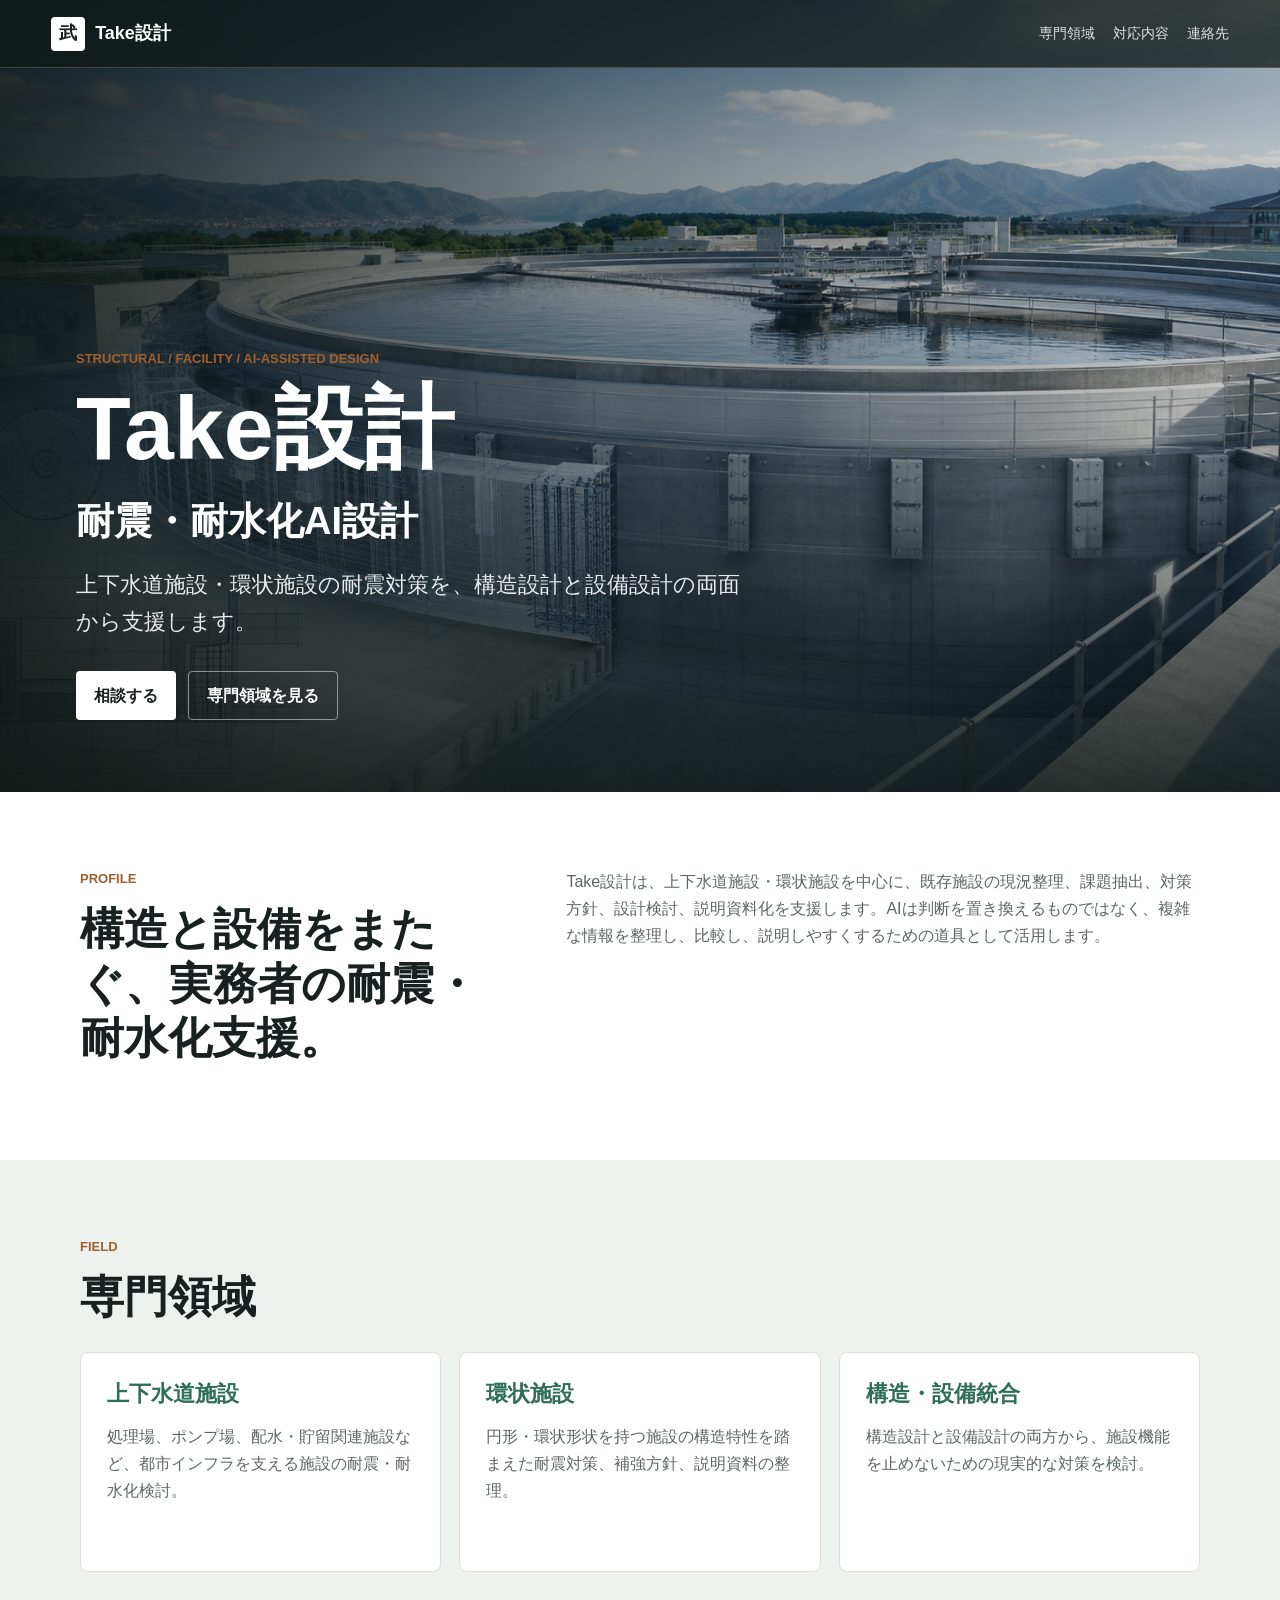
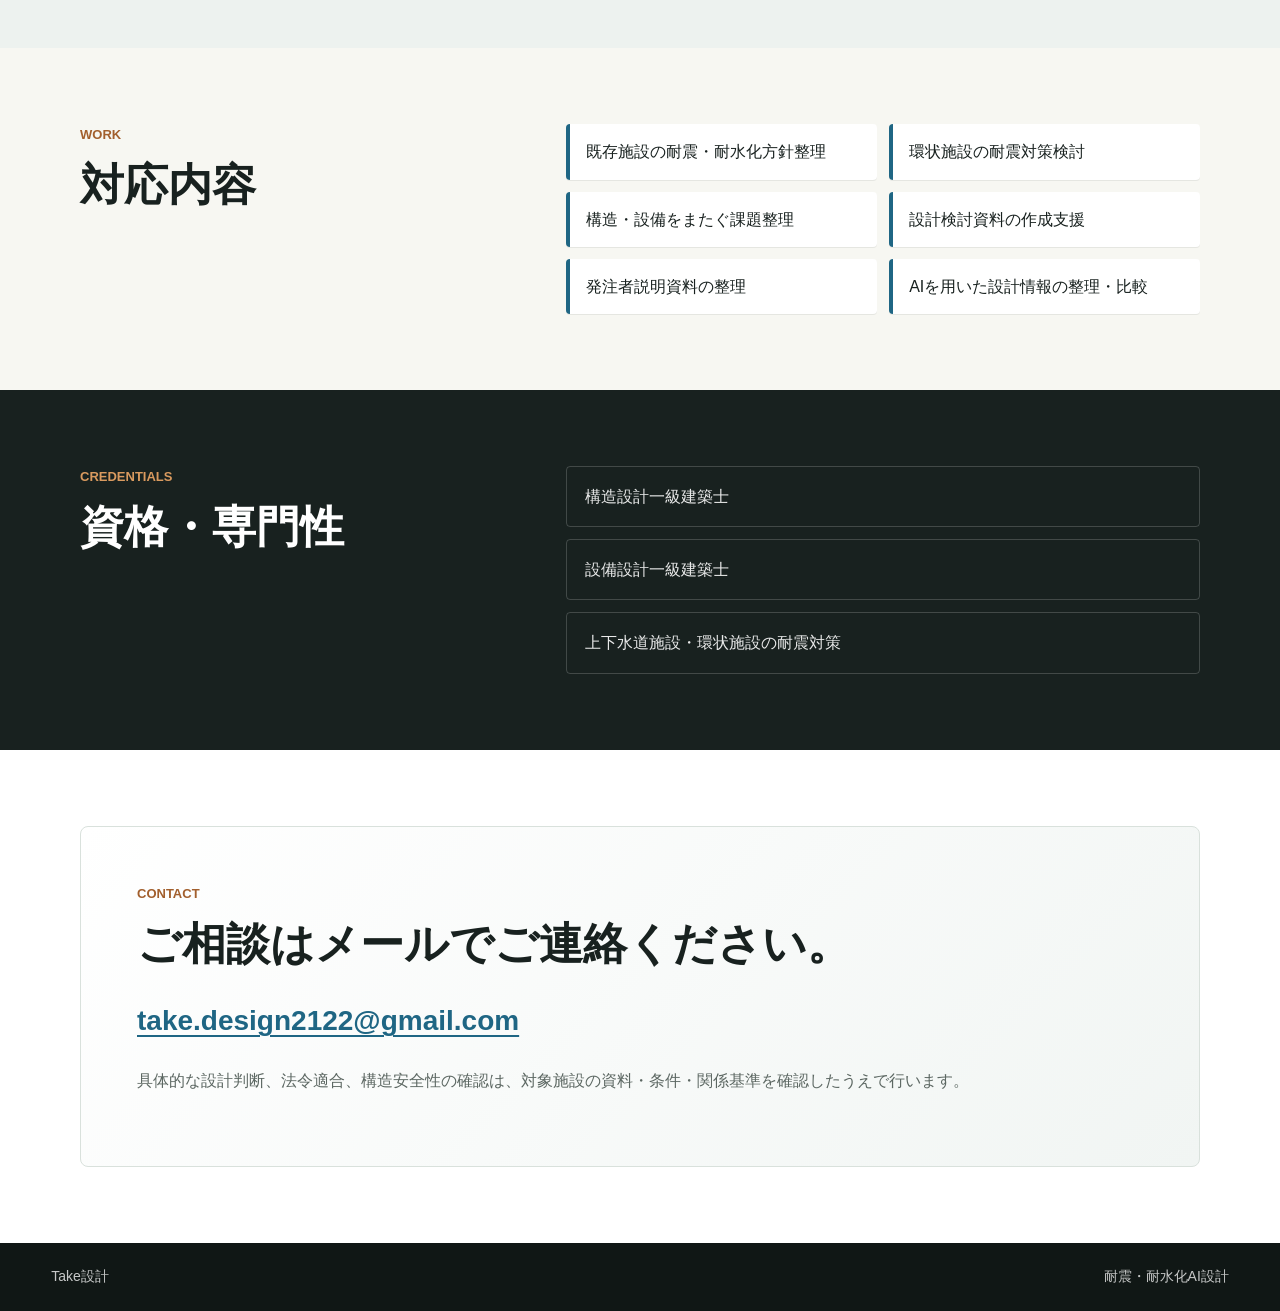
<file: index.html>
<!doctype html>
<html lang="ja">
  <head>
    <meta charset="utf-8">
    <meta name="viewport" content="width=device-width, initial-scale=1">
    <title>Take設計 | 耐震・耐水化AI設計</title>
    <meta
      name="description"
      content="Take設計は、上下水道施設・環状施設の耐震・耐水化対策を、構造設計と設備設計の両面から支援します。"
    >
    <link rel="stylesheet" href="styles.css">
  </head>
  <body>
    <header class="site-header">
      <a class="brand" href="index.html" aria-label="Take設計 トップ">
        <span class="brand-mark">武</span>
        <span>Take設計</span>
      </a>
      <nav class="nav" aria-label="主要ナビゲーション">
        <a href="#field">専門領域</a>
        <a href="#work">対応内容</a>
        <a href="#contact">連絡先</a>
      </nav>
    </header>

    <main>
      <section class="hero" aria-labelledby="hero-title">
        <img class="hero-image" src="assets/hero-water-infrastructure.png" alt="水インフラ施設と構造設計を表す技術ビジュアル">
        <div class="hero-shade"></div>
        <div class="hero-content">
          <p class="eyebrow">Structural / Facility / AI-assisted Design</p>
          <h1 id="hero-title">Take設計</h1>
          <p class="hero-lead">耐震・耐水化AI設計</p>
          <p class="hero-copy">
            上下水道施設・環状施設の耐震対策を、構造設計と設備設計の両面から支援します。
          </p>
          <div class="hero-actions" aria-label="主要リンク">
            <a class="primary-link" href="#contact">相談する</a>
            <a class="secondary-link" href="#field">専門領域を見る</a>
          </div>
        </div>
      </section>

      <section class="intro section" aria-labelledby="intro-title">
        <div class="section-inner intro-grid">
          <div>
            <p class="section-kicker">Profile</p>
            <h2 id="intro-title">構造と設備をまたぐ、実務者の耐震・耐水化支援。</h2>
          </div>
          <p>
            Take設計は、上下水道施設・環状施設を中心に、既存施設の現況整理、課題抽出、対策方針、設計検討、説明資料化を支援します。AIは判断を置き換えるものではなく、複雑な情報を整理し、比較し、説明しやすくするための道具として活用します。
          </p>
        </div>
      </section>

      <section id="field" class="section field-section" aria-labelledby="field-title">
        <div class="section-inner">
          <p class="section-kicker">Field</p>
          <h2 id="field-title">専門領域</h2>
          <div class="field-grid">
            <article class="field-item">
              <h3>上下水道施設</h3>
              <p>処理場、ポンプ場、配水・貯留関連施設など、都市インフラを支える施設の耐震・耐水化検討。</p>
            </article>
            <article class="field-item">
              <h3>環状施設</h3>
              <p>円形・環状形状を持つ施設の構造特性を踏まえた耐震対策、補強方針、説明資料の整理。</p>
            </article>
            <article class="field-item">
              <h3>構造・設備統合</h3>
              <p>構造設計と設備設計の両方から、施設機能を止めないための現実的な対策を検討。</p>
            </article>
          </div>
        </div>
      </section>

      <section id="work" class="section work-section" aria-labelledby="work-title">
        <div class="section-inner work-layout">
          <div>
            <p class="section-kicker">Work</p>
            <h2 id="work-title">対応内容</h2>
          </div>
          <ul class="work-list">
            <li>既存施設の耐震・耐水化方針整理</li>
            <li>環状施設の耐震対策検討</li>
            <li>構造・設備をまたぐ課題整理</li>
            <li>設計検討資料の作成支援</li>
            <li>発注者説明資料の整理</li>
            <li>AIを用いた設計情報の整理・比較</li>
          </ul>
        </div>
      </section>

      <section class="section credentials" aria-labelledby="credentials-title">
        <div class="section-inner credentials-grid">
          <div>
            <p class="section-kicker">Credentials</p>
            <h2 id="credentials-title">資格・専門性</h2>
          </div>
          <div class="credential-list">
            <p>構造設計一級建築士</p>
            <p>設備設計一級建築士</p>
            <p>上下水道施設・環状施設の耐震対策</p>
          </div>
        </div>
      </section>

      <section id="contact" class="section contact-section" aria-labelledby="contact-title">
        <div class="section-inner contact-box">
          <p class="section-kicker">Contact</p>
          <h2 id="contact-title">ご相談はメールでご連絡ください。</h2>
          <a class="mail-link" href="mailto:take.design2122@gmail.com">take.design2122@gmail.com</a>
          <p class="note">
            具体的な設計判断、法令適合、構造安全性の確認は、対象施設の資料・条件・関係基準を確認したうえで行います。
          </p>
        </div>
      </section>
    </main>

    <footer class="site-footer">
      <span>Take設計</span>
      <span>耐震・耐水化AI設計</span>
    </footer>
  </body>
</html>
</file>
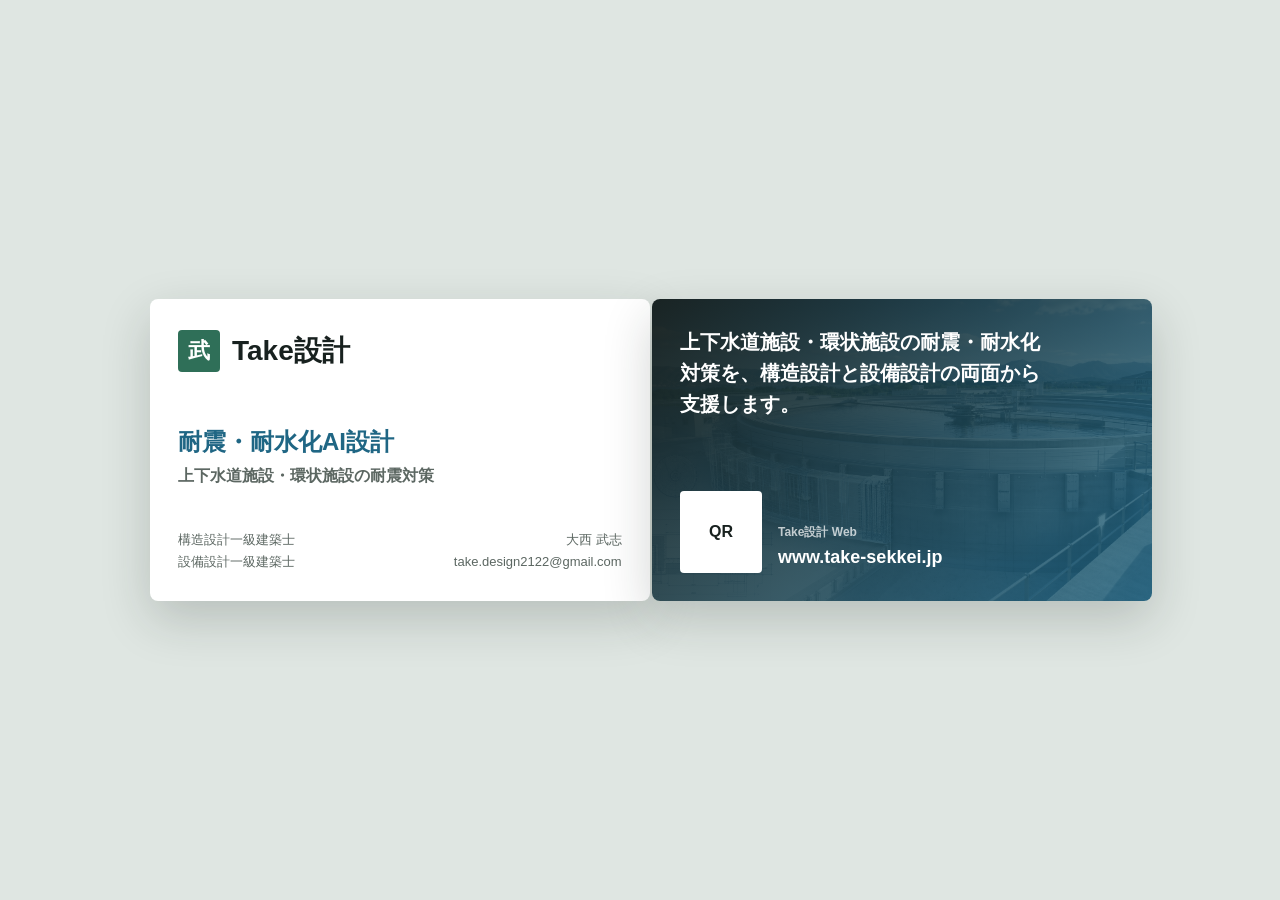
<file: card.html>
<!doctype html>
<html lang="ja">
  <head>
    <meta charset="utf-8">
    <meta name="viewport" content="width=device-width, initial-scale=1">
    <title>Take設計 名刺案</title>
    <link rel="stylesheet" href="styles.css">
  </head>
  <body class="card-page">
    <main class="card-stage" aria-label="Take設計 名刺プレビュー">
      <section class="business-card front" aria-label="名刺 表面">
        <div class="card-brand">
          <span class="card-mark">武</span>
          <span>Take設計</span>
        </div>
        <div class="card-main">
          <p class="card-title">耐震・耐水化AI設計</p>
          <p class="card-subtitle">上下水道施設・環状施設の耐震対策</p>
        </div>
        <div class="card-footer">
          <div>
            <p>構造設計一級建築士</p>
            <p>設備設計一級建築士</p>
          </div>
          <div class="card-person">
            <p>大西 武志</p>
            <p>take.design2122@gmail.com</p>
          </div>
        </div>
      </section>

      <section class="business-card back" aria-label="名刺 裏面">
        <p class="back-copy">
          上下水道施設・環状施設の耐震・耐水化対策を、構造設計と設備設計の両面から支援します。
        </p>
        <div class="back-bottom">
          <div class="qr-placeholder" aria-label="QRコード予定位置">QR</div>
          <div>
            <p class="web-label">Take設計 Web</p>
            <p class="web-url">www.take-sekkei.jp</p>
          </div>
        </div>
      </section>
    </main>
  </body>
</html>
</file>
<file: styles.css>
:root {
  --ink: #18211f;
  --muted: #5c6762;
  --line: #d9e1dc;
  --paper: #f7f7f2;
  --white: #ffffff;
  --green: #2f6f58;
  --blue: #1f6684;
  --copper: #a25f2d;
  --charcoal: #18211f;
}

* {
  box-sizing: border-box;
}

html {
  scroll-behavior: smooth;
}

body {
  margin: 0;
  color: var(--ink);
  background: var(--paper);
  font-family: -apple-system, BlinkMacSystemFont, "Hiragino Sans", "Yu Gothic", "YuGothic", "Noto Sans JP", sans-serif;
  line-height: 1.7;
}

a {
  color: inherit;
}

.site-header {
  position: fixed;
  z-index: 10;
  top: 0;
  left: 0;
  right: 0;
  display: flex;
  align-items: center;
  justify-content: space-between;
  gap: 24px;
  min-height: 68px;
  padding: 14px clamp(20px, 4vw, 56px);
  color: var(--white);
  background: rgba(16, 25, 23, 0.76);
  backdrop-filter: blur(14px);
  border-bottom: 1px solid rgba(255, 255, 255, 0.18);
}

.brand,
.nav {
  display: flex;
  align-items: center;
}

.brand {
  gap: 10px;
  text-decoration: none;
  font-weight: 700;
  font-size: 18px;
}

.brand-mark {
  display: grid;
  place-items: center;
  width: 34px;
  height: 34px;
  color: var(--charcoal);
  background: var(--white);
  border-radius: 4px;
  font-weight: 800;
}

.nav {
  gap: 18px;
  font-size: 14px;
}

.nav a {
  text-decoration: none;
  color: rgba(255, 255, 255, 0.86);
}

.hero {
  position: relative;
  min-height: 88vh;
  display: grid;
  align-items: end;
  overflow: hidden;
  background: var(--charcoal);
}

.hero-image,
.hero-shade {
  position: absolute;
  inset: 0;
}

.hero-image {
  width: 100%;
  height: 100%;
  object-fit: cover;
}

.hero-shade {
  background:
    linear-gradient(90deg, rgba(11, 19, 17, 0.86), rgba(11, 19, 17, 0.44) 46%, rgba(11, 19, 17, 0.18)),
    linear-gradient(0deg, rgba(11, 19, 17, 0.78), rgba(11, 19, 17, 0) 48%);
}

.hero-content {
  position: relative;
  z-index: 1;
  width: min(920px, 100%);
  padding: 150px clamp(20px, 6vw, 76px) 72px;
  color: var(--white);
}

.eyebrow,
.section-kicker {
  margin: 0 0 12px;
  color: var(--copper);
  font-size: 13px;
  font-weight: 800;
  letter-spacing: 0;
  text-transform: uppercase;
}

h1,
h2,
h3,
p {
  margin-top: 0;
}

h1 {
  margin-bottom: 14px;
  font-size: clamp(52px, 7vw, 92px);
  line-height: 1.04;
  font-weight: 800;
  letter-spacing: 0;
}

.hero-lead {
  margin-bottom: 12px;
  font-size: clamp(24px, 3vw, 38px);
  font-weight: 700;
}

.hero-copy {
  max-width: 680px;
  margin-bottom: 30px;
  color: rgba(255, 255, 255, 0.9);
  font-size: clamp(17px, 2vw, 22px);
}

.hero-actions {
  display: flex;
  flex-wrap: wrap;
  gap: 12px;
}

.primary-link,
.secondary-link {
  display: inline-flex;
  align-items: center;
  justify-content: center;
  min-height: 46px;
  padding: 10px 18px;
  border-radius: 4px;
  text-decoration: none;
  font-weight: 700;
}

.primary-link {
  background: var(--white);
  color: var(--charcoal);
}

.secondary-link {
  color: var(--white);
  border: 1px solid rgba(255, 255, 255, 0.48);
}

.section {
  padding: 76px clamp(20px, 5vw, 72px);
}

.section-inner {
  width: min(1120px, 100%);
  margin: 0 auto;
}

.intro {
  background: var(--white);
}

.intro-grid,
.work-layout,
.credentials-grid {
  display: grid;
  grid-template-columns: minmax(220px, 0.8fr) minmax(280px, 1.2fr);
  gap: clamp(28px, 5vw, 72px);
  align-items: start;
}

h2 {
  margin-bottom: 18px;
  font-size: clamp(28px, 4vw, 44px);
  line-height: 1.24;
  letter-spacing: 0;
}

.intro-grid p:last-child,
.note {
  color: var(--muted);
}

.field-section {
  background: #edf2ef;
}

.field-grid {
  display: grid;
  grid-template-columns: repeat(3, minmax(0, 1fr));
  gap: 18px;
  margin-top: 28px;
}

.field-item {
  min-height: 220px;
  padding: 26px;
  background: var(--white);
  border: 1px solid var(--line);
  border-radius: 8px;
}

.field-item h3 {
  margin-bottom: 14px;
  color: var(--green);
  font-size: 22px;
  line-height: 1.35;
}

.field-item p {
  margin-bottom: 0;
  color: var(--muted);
}

.work-section {
  background: var(--paper);
}

.work-list {
  display: grid;
  grid-template-columns: repeat(2, minmax(0, 1fr));
  gap: 12px;
  margin: 0;
  padding: 0;
  list-style: none;
}

.work-list li {
  padding: 14px 16px;
  background: var(--white);
  border-left: 4px solid var(--blue);
  border-radius: 4px;
  box-shadow: 0 1px 0 rgba(24, 33, 31, 0.08);
}

.credentials {
  color: var(--white);
  background: var(--charcoal);
}

.credentials .section-kicker {
  color: #d99a5f;
}

.credential-list {
  display: grid;
  gap: 12px;
}

.credential-list p {
  margin: 0;
  padding: 16px 18px;
  border: 1px solid rgba(255, 255, 255, 0.18);
  border-radius: 4px;
  color: rgba(255, 255, 255, 0.9);
}

.contact-section {
  background: var(--white);
}

.contact-box {
  padding: clamp(28px, 5vw, 56px);
  border: 1px solid var(--line);
  border-radius: 8px;
  background: linear-gradient(135deg, #ffffff, #f1f5f3);
}

.mail-link {
  display: inline-flex;
  overflow-wrap: anywhere;
  margin: 8px 0 22px;
  color: var(--blue);
  font-size: clamp(20px, 3vw, 28px);
  font-weight: 800;
  text-decoration-thickness: 2px;
  text-underline-offset: 5px;
}

.site-footer {
  display: flex;
  justify-content: space-between;
  gap: 16px;
  padding: 22px clamp(20px, 4vw, 56px);
  color: rgba(255, 255, 255, 0.76);
  background: #101715;
  font-size: 14px;
}

.card-page {
  min-height: 100vh;
  display: grid;
  place-items: center;
  padding: 28px;
  background: #dfe6e2;
}

.card-stage {
  display: grid;
  grid-template-columns: repeat(2, minmax(280px, 1fr));
  gap: 24px;
  width: min(980px, 100%);
}

.business-card {
  aspect-ratio: 91 / 55;
  min-height: 302px;
  display: flex;
  flex-direction: column;
  justify-content: space-between;
  padding: 28px;
  border-radius: 8px;
  box-shadow: 0 18px 50px rgba(24, 33, 31, 0.2);
}

.business-card.front {
  background: var(--white);
}

.business-card.back {
  color: var(--white);
  background:
    linear-gradient(135deg, rgba(24, 33, 31, 0.96), rgba(31, 102, 132, 0.78)),
    url("assets/hero-water-infrastructure.png") center / cover;
}

.card-brand {
  display: flex;
  align-items: center;
  gap: 12px;
  font-size: 28px;
  font-weight: 800;
}

.card-mark {
  display: grid;
  place-items: center;
  width: 42px;
  height: 42px;
  color: var(--white);
  background: var(--green);
  border-radius: 4px;
  font-size: 22px;
}

.card-main {
  margin-top: 28px;
}

.card-title {
  margin-bottom: 4px;
  color: var(--blue);
  font-size: 24px;
  font-weight: 800;
  line-height: 1.35;
}

.card-subtitle {
  color: var(--muted);
  font-weight: 700;
}

.card-footer {
  display: flex;
  justify-content: space-between;
  gap: 18px;
  color: var(--muted);
  font-size: 13px;
}

.card-footer p,
.card-person p,
.back-bottom p {
  margin: 0;
}

.card-person {
  text-align: right;
}

.back-copy {
  width: min(360px, 100%);
  margin: 0;
  font-size: 20px;
  font-weight: 700;
  line-height: 1.55;
}

.back-bottom {
  display: flex;
  align-items: end;
  gap: 16px;
}

.qr-placeholder {
  display: grid;
  place-items: center;
  width: 82px;
  height: 82px;
  color: var(--charcoal);
  background: var(--white);
  border-radius: 4px;
  font-weight: 800;
}

.web-label {
  color: rgba(255, 255, 255, 0.72);
  font-size: 12px;
  font-weight: 700;
}

.web-url {
  overflow-wrap: anywhere;
  font-size: 18px;
  font-weight: 800;
}

@media (max-width: 820px) {
  .site-header {
    position: absolute;
    align-items: flex-start;
    flex-direction: column;
    gap: 10px;
  }

  .nav {
    width: 100%;
    justify-content: space-between;
    gap: 8px;
    font-size: 13px;
  }

  .hero {
    min-height: 86vh;
  }

  .hero-content {
    padding-top: 168px;
    padding-bottom: 44px;
  }

  .intro-grid,
  .work-layout,
  .credentials-grid,
  .field-grid,
  .work-list,
  .card-stage {
    grid-template-columns: 1fr;
  }

  .field-item {
    min-height: auto;
  }

  .site-footer {
    flex-direction: column;
  }

  .business-card {
    min-height: 0;
  }
}

@media print {
  body.card-page {
    display: block;
    padding: 0;
    background: white;
  }

  .card-stage {
    display: block;
    width: auto;
  }

  .business-card {
    width: 91mm;
    height: 55mm;
    min-height: 0;
    margin: 0 0 8mm;
    box-shadow: none;
    border: 0.2mm solid #ccd5d0;
    break-inside: avoid;
  }
}
</file>
